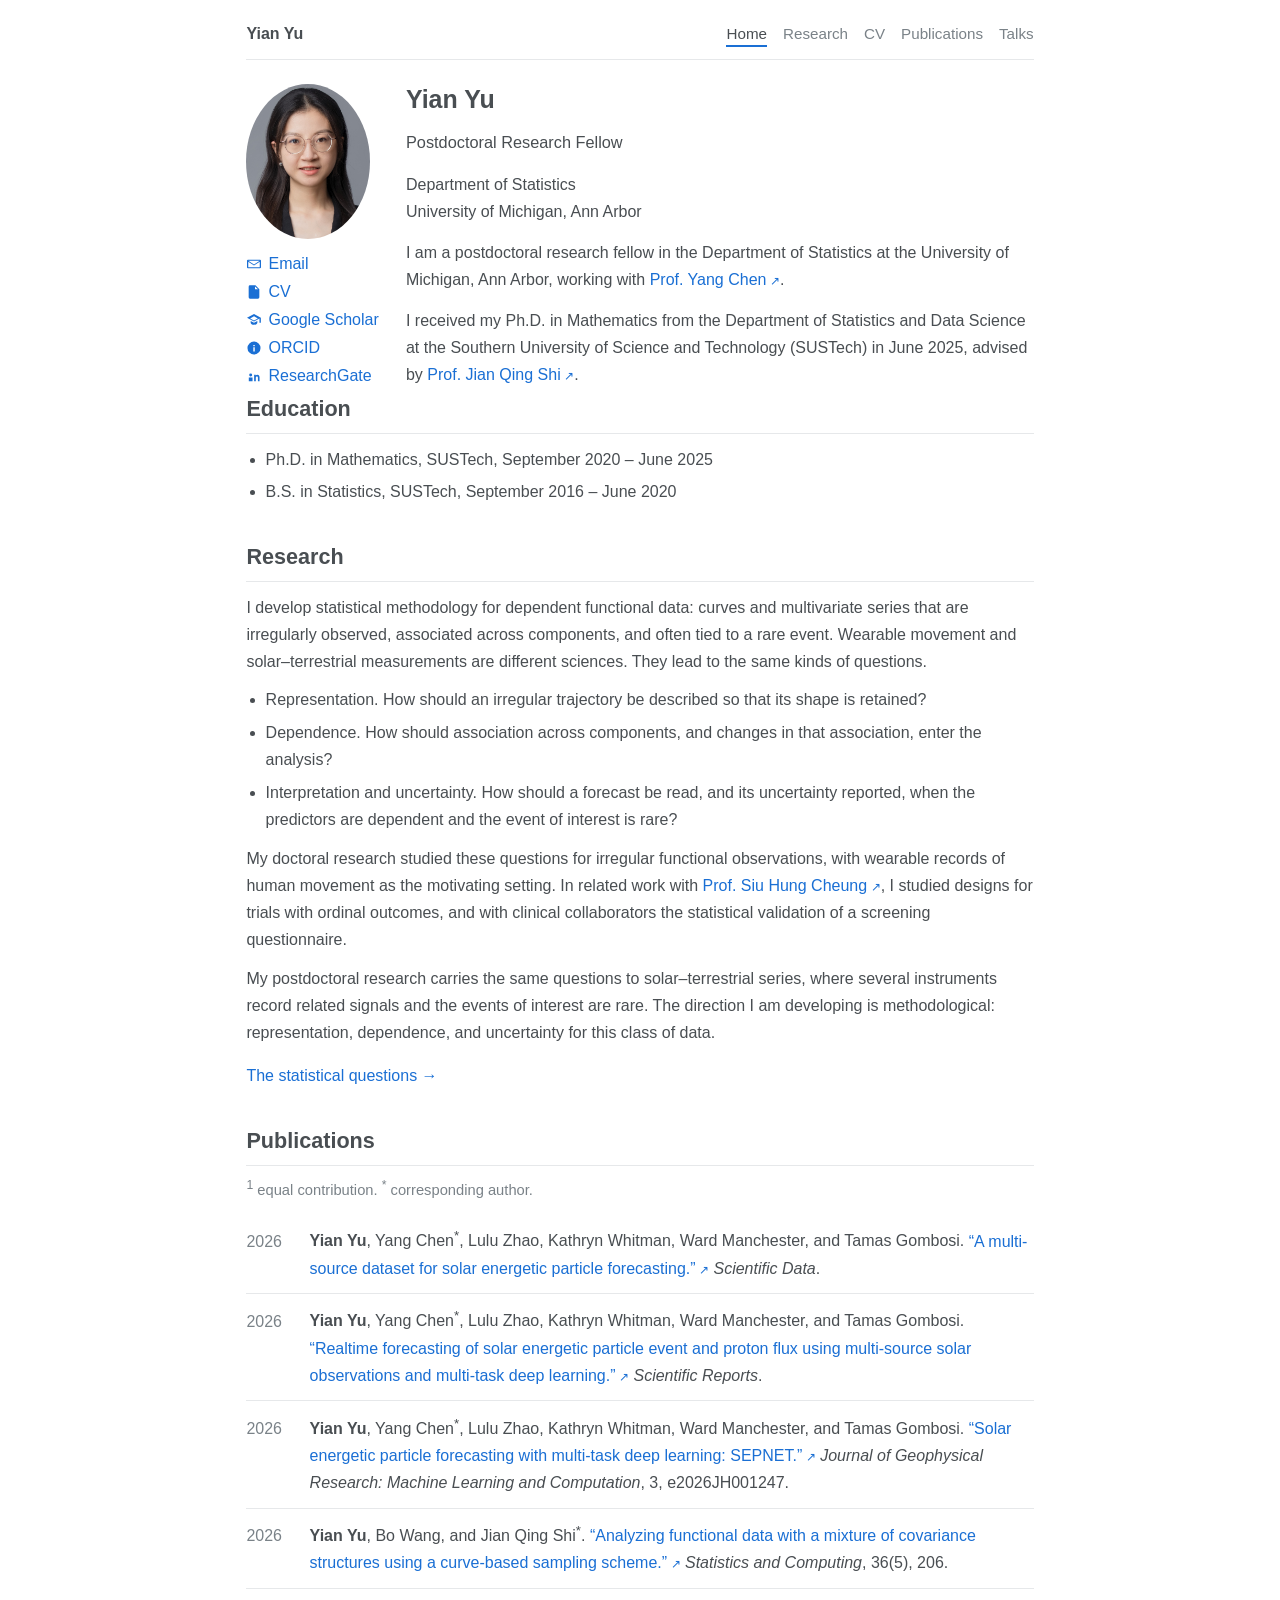
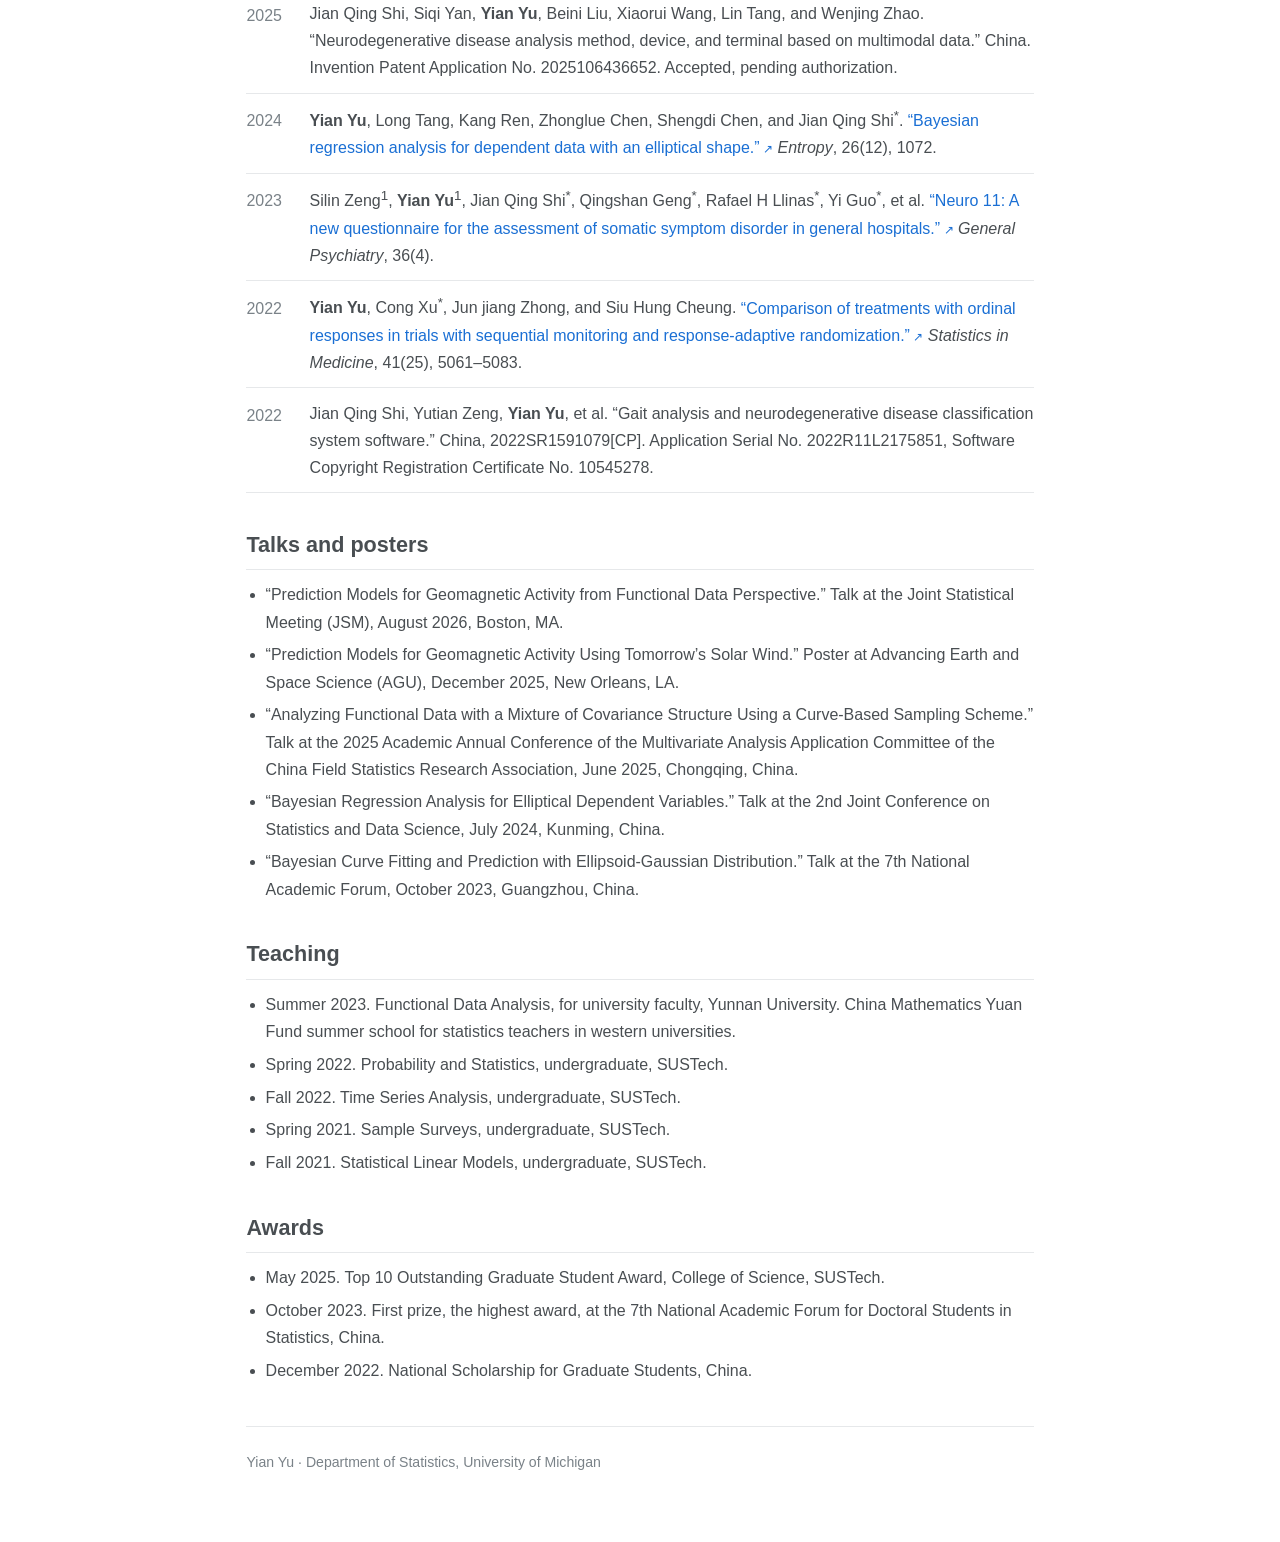
<file: index.html>
<!DOCTYPE html>
<html lang="en">
<head>
  <meta charset="UTF-8">
  <meta name="viewport" content="width=device-width, initial-scale=1.0">
  <title>Yian Yu</title>
  <meta name="description" content="Yian Yu, postdoctoral research fellow in Statistics at the University of Michigan. Statistical methods for multimodal functional and spatio-temporal data.">
  <link rel="stylesheet" href="style.css">
</head>
<body>
<div class="wrap single">

<header class="site-header">
  <a class="site-name" href="index.html">Yian Yu</a>
  <nav>
    <a href="index.html" aria-current="page">Home</a>
    <a href="research.html">Research</a>
    <a href="main-newly-updated.pdf">CV</a>
    <a href="#publications">Publications</a>
    <a href="#talks">Talks</a>
  </nav>
</header>

<section class="intro">
  <div class="intro-side">
  <img class="portrait" src="yian.jpg" alt="Portrait of Yian Yu">
  <p class="links">
    <a class="mark" href="mailto:yianyu@umich.edu"><svg class="icon" viewBox="0 0 24 24" aria-hidden="true"><path d="M3 5.5h18A1.5 1.5 0 0 1 22.5 7v10a1.5 1.5 0 0 1-1.5 1.5H3A1.5 1.5 0 0 1 1.5 17V7A1.5 1.5 0 0 1 3 5.5zm.4 1.6v.2l8.6 5.4 8.6-5.4v-.2H3.4zm17.2 1.7-8.1 5.1a.9.9 0 0 1-1 0L3.4 8.8V17h17.2V8.8z"/></svg>Email</a>
    <a class="mark" href="main-newly-updated.pdf"><svg class="icon" viewBox="0 0 24 24" aria-hidden="true"><path d="M6 2h8.2L20 7.8V20a2 2 0 0 1-2 2H6a2 2 0 0 1-2-2V4a2 2 0 0 1 2-2zm7.5 1.8V8H18l-4.5-4.2zM8 12h8v1.5H8V12zm0 3.2h8V16.7H8v-1.5z"/></svg>CV</a>
    <a class="mark" href="https://scholar.google.com/citations?user=F8zLMmcAAAAJ&amp;hl=en"><svg class="icon" viewBox="0 0 24 24" aria-hidden="true"><path d="M12 3 1.5 8.7 12 14.4l8.2-4.5V16h2.1V8.7L12 3zm0 9.6L6.2 9.6 12 6.4l5.8 3.2-5.8 3zM7 13.4V16c0 1.7 2.2 3.2 5 3.2s5-1.5 5-3.2v-2.6l-5 2.7-5-2.7z"/></svg>Google Scholar</a>
    <a class="mark" href="https://orcid.org/0000-0001-9414-9890"><svg class="icon" viewBox="0 0 24 24" aria-hidden="true"><path d="M12 2.2a9.8 9.8 0 1 0 0 19.6 9.8 9.8 0 0 0 0-19.6zM11 7.4h2.1v2.1H11V7.4zm0 3.6h2.1v6.3H11v-6.3z"/></svg>ORCID</a>
    <a class="mark" href="https://www.researchgate.net/profile/Yian-Yu?ev=hdr_xprf"><svg class="icon" viewBox="0 0 24 24" aria-hidden="true"><path d="M7 8.2a2.2 2.2 0 1 0 0 4.4 2.2 2.2 0 0 0 0-4.4zM4.2 14.2h5.6V20H4.2v-5.8zM12.2 10.2h2.3v1.1a3.4 3.4 0 0 1 2.6-1.2c2.2 0 3.2 1.5 3.2 3.8V20h-2.4v-5.4c0-1.3-.5-2-1.5-2s-1.7.8-1.7 2.1V20h-2.5v-9.8z"/></svg>ResearchGate</a>
  </p>
  </div>
  <div class="intro-copy">
    <h1>Yian Yu</h1>
    <p class="role">Postdoctoral Research Fellow</p>
    <p class="meta">Department of Statistics<br>University of Michigan, Ann Arbor</p>
    <p>
    I am a postdoctoral research fellow in the Department of Statistics at the University of Michigan, Ann Arbor, working with
    <a href="https://yangchenfunstatistics.github.io/yangchen.github.io/">Prof. Yang Chen</a>.
    </p>
    <p>
    I received my Ph.D. in Mathematics from the Department of Statistics and Data Science at the Southern University of Science and Technology (SUSTech) in June 2025, advised by
    <a href="https://faculty.sustech.edu.cn/">Prof. Jian Qing Shi</a>.
    </p>
  </div>
</section>

<main>

<h2>Education</h2>
<ul>
  <li>Ph.D. in Mathematics, SUSTech, September 2020 – June 2025</li>
  <li>B.S. in Statistics, SUSTech, September 2016 – June 2020</li>
</ul>

<h2>Research</h2>
<p>
I develop statistical methodology for dependent functional data: curves and multivariate series that are irregularly observed, associated across components, and often tied to a rare event.
Wearable movement and solar–terrestrial measurements are different sciences. They lead to the same kinds of questions.
</p>
<ul>
  <li>Representation. How should an irregular trajectory be described so that its shape is retained?</li>
  <li>Dependence. How should association across components, and changes in that association, enter the analysis?</li>
  <li>Interpretation and uncertainty. How should a forecast be read, and its uncertainty reported, when the predictors are dependent and the event of interest is rare?</li>
</ul>
<p>
My doctoral research studied these questions for irregular functional observations, with wearable records of human movement as the motivating setting.
In related work with <a href="https://www.sta.cuhk.edu.hk/shcheung/">Prof. Siu Hung Cheung</a>, I studied designs for trials with ordinal outcomes, and with clinical collaborators the statistical validation of a screening questionnaire.
</p>
<p>
My postdoctoral research carries the same questions to solar–terrestrial series, where several instruments record related signals and the events of interest are rare.
The direction I am developing is methodological: representation, dependence, and uncertainty for this class of data.
</p>
<p class="more"><a href="research.html">The statistical questions →</a></p>

<h2 id="publications">Publications</h2>
<p class="note"><sup>1</sup> equal contribution. <sup>*</sup> corresponding author.</p>
<ul class="pubs">
  <li>
    <div class="pub">
      <span class="pub-year">2026</span>
      <p><b>Yian Yu</b>, Yang Chen<sup>*</sup>, Lulu Zhao, Kathryn Whitman, Ward Manchester, and Tamas Gombosi.
      <a href="https://www.nature.com/articles/s41597-026-08552-x">“A multi-source dataset for solar energetic particle forecasting.”</a>
      <i>Scientific Data</i>.</p>
    </div>
  </li>
  <li>
    <div class="pub">
      <span class="pub-year">2026</span>
      <p><b>Yian Yu</b>, Yang Chen<sup>*</sup>, Lulu Zhao, Kathryn Whitman, Ward Manchester, and Tamas Gombosi.
      <a href="https://doi.org/10.1038/s41598-026-66110-2">“Realtime forecasting of solar energetic particle event and proton flux using multi-source solar observations and multi-task deep learning.”</a>
      <i>Scientific Reports</i>.</p>
    </div>
  </li>
  <li>
    <div class="pub">
      <span class="pub-year">2026</span>
      <p><b>Yian Yu</b>, Yang Chen<sup>*</sup>, Lulu Zhao, Kathryn Whitman, Ward Manchester, and Tamas Gombosi.
      <a href="https://doi.org/10.1029/2026JH001247">“Solar energetic particle forecasting with multi-task deep learning: SEPNET.”</a>
      <i>Journal of Geophysical Research: Machine Learning and Computation</i>, 3, e2026JH001247.</p>
    </div>
  </li>
  <li>
    <div class="pub">
      <span class="pub-year">2026</span>
      <p><b>Yian Yu</b>, Bo Wang, and Jian Qing Shi<sup>*</sup>.
      <a href="https://doi.org/10.1007/s11222-026-10954-1">“Analyzing functional data with a mixture of covariance structures using a curve-based sampling scheme.”</a>
      <i>Statistics and Computing</i>, 36(5), 206.</p>
    </div>
  </li>
  <li>
    <div class="pub">
      <span class="pub-year">2025</span>
      <p>Jian Qing Shi, Siqi Yan, <b>Yian Yu</b>, Beini Liu, Xiaorui Wang, Lin Tang, and Wenjing Zhao.
      “Neurodegenerative disease analysis method, device, and terminal based on multimodal data.” China.
      Invention Patent Application No. 2025106436652. Accepted, pending authorization.</p>
    </div>
  </li>
  <li>
    <div class="pub">
      <span class="pub-year">2024</span>
      <p><b>Yian Yu</b>, Long Tang, Kang Ren, Zhonglue Chen, Shengdi Chen, and Jian Qing Shi<sup>*</sup>.
      <a href="https://www.mdpi.com/1099-4300/26/12/1072">“Bayesian regression analysis for dependent data with an elliptical shape.”</a>
      <i>Entropy</i>, 26(12), 1072.</p>
    </div>
  </li>
  <li>
    <div class="pub">
      <span class="pub-year">2023</span>
      <p>Silin Zeng<sup>1</sup>, <b>Yian Yu</b><sup>1</sup>, Jian Qing Shi<sup>*</sup>, Qingshan Geng<sup>*</sup>, Rafael H Llinas<sup>*</sup>, Yi Guo<sup>*</sup>, et al.
      <a href="https://doi.org/10.1136/gpsych-2023-101082">“Neuro 11: A new questionnaire for the assessment of somatic symptom disorder in general hospitals.”</a>
      <i>General Psychiatry</i>, 36(4).</p>
    </div>
  </li>
  <li>
    <div class="pub">
      <span class="pub-year">2022</span>
      <p><b>Yian Yu</b>, Cong Xu<sup>*</sup>, Jun jiang Zhong, and Siu Hung Cheung.
      <a href="https://doi.org/10.1002/sim.9554">“Comparison of treatments with ordinal responses in trials with sequential monitoring and response-adaptive randomization.”</a>
      <i>Statistics in Medicine</i>, 41(25), 5061–5083.</p>
    </div>
  </li>
  <li>
    <div class="pub">
      <span class="pub-year">2022</span>
      <p>Jian Qing Shi, Yutian Zeng, <b>Yian Yu</b>, et al.
      “Gait analysis and neurodegenerative disease classification system software.” China, 2022SR1591079[CP].
      Application Serial No. 2022R11L2175851, Software Copyright Registration Certificate No. 10545278.</p>
    </div>
  </li>
</ul>

<h2 id="talks">Talks and posters</h2>
<ul>
  <li>“Prediction Models for Geomagnetic Activity from Functional Data Perspective.” Talk at the Joint Statistical Meeting (JSM), August 2026, Boston, MA.</li>
  <li>“Prediction Models for Geomagnetic Activity Using Tomorrow’s Solar Wind.” Poster at Advancing Earth and Space Science (AGU), December 2025, New Orleans, LA.</li>
  <li>“Analyzing Functional Data with a Mixture of Covariance Structure Using a Curve-Based Sampling Scheme.” Talk at the 2025 Academic Annual Conference of the Multivariate Analysis Application Committee of the China Field Statistics Research Association, June 2025, Chongqing, China.</li>
  <li>“Bayesian Regression Analysis for Elliptical Dependent Variables.” Talk at the 2nd Joint Conference on Statistics and Data Science, July 2024, Kunming, China.</li>
  <li>“Bayesian Curve Fitting and Prediction with Ellipsoid-Gaussian Distribution.” Talk at the 7th National Academic Forum, October 2023, Guangzhou, China.</li>
</ul>

<h2 id="teaching">Teaching</h2>
<ul>
  <li>Summer 2023. Functional Data Analysis, for university faculty, Yunnan University. China Mathematics Yuan Fund summer school for statistics teachers in western universities.</li>
  <li>Spring 2022. Probability and Statistics, undergraduate, SUSTech.</li>
  <li>Fall 2022. Time Series Analysis, undergraduate, SUSTech.</li>
  <li>Spring 2021. Sample Surveys, undergraduate, SUSTech.</li>
  <li>Fall 2021. Statistical Linear Models, undergraduate, SUSTech.</li>
</ul>

<h2>Awards</h2>
<ul>
  <li>May 2025. Top 10 Outstanding Graduate Student Award, College of Science, SUSTech.</li>
  <li>October 2023. First prize, the highest award, at the 7th National Academic Forum for Doctoral Students in Statistics, China.</li>
  <li>December 2022. National Scholarship for Graduate Students, China.</li>
</ul>
</main>

<footer class="site-footer">
  <p>Yian Yu · Department of Statistics, University of Michigan</p>
</footer>

</div>
</body>
</html>
</file>
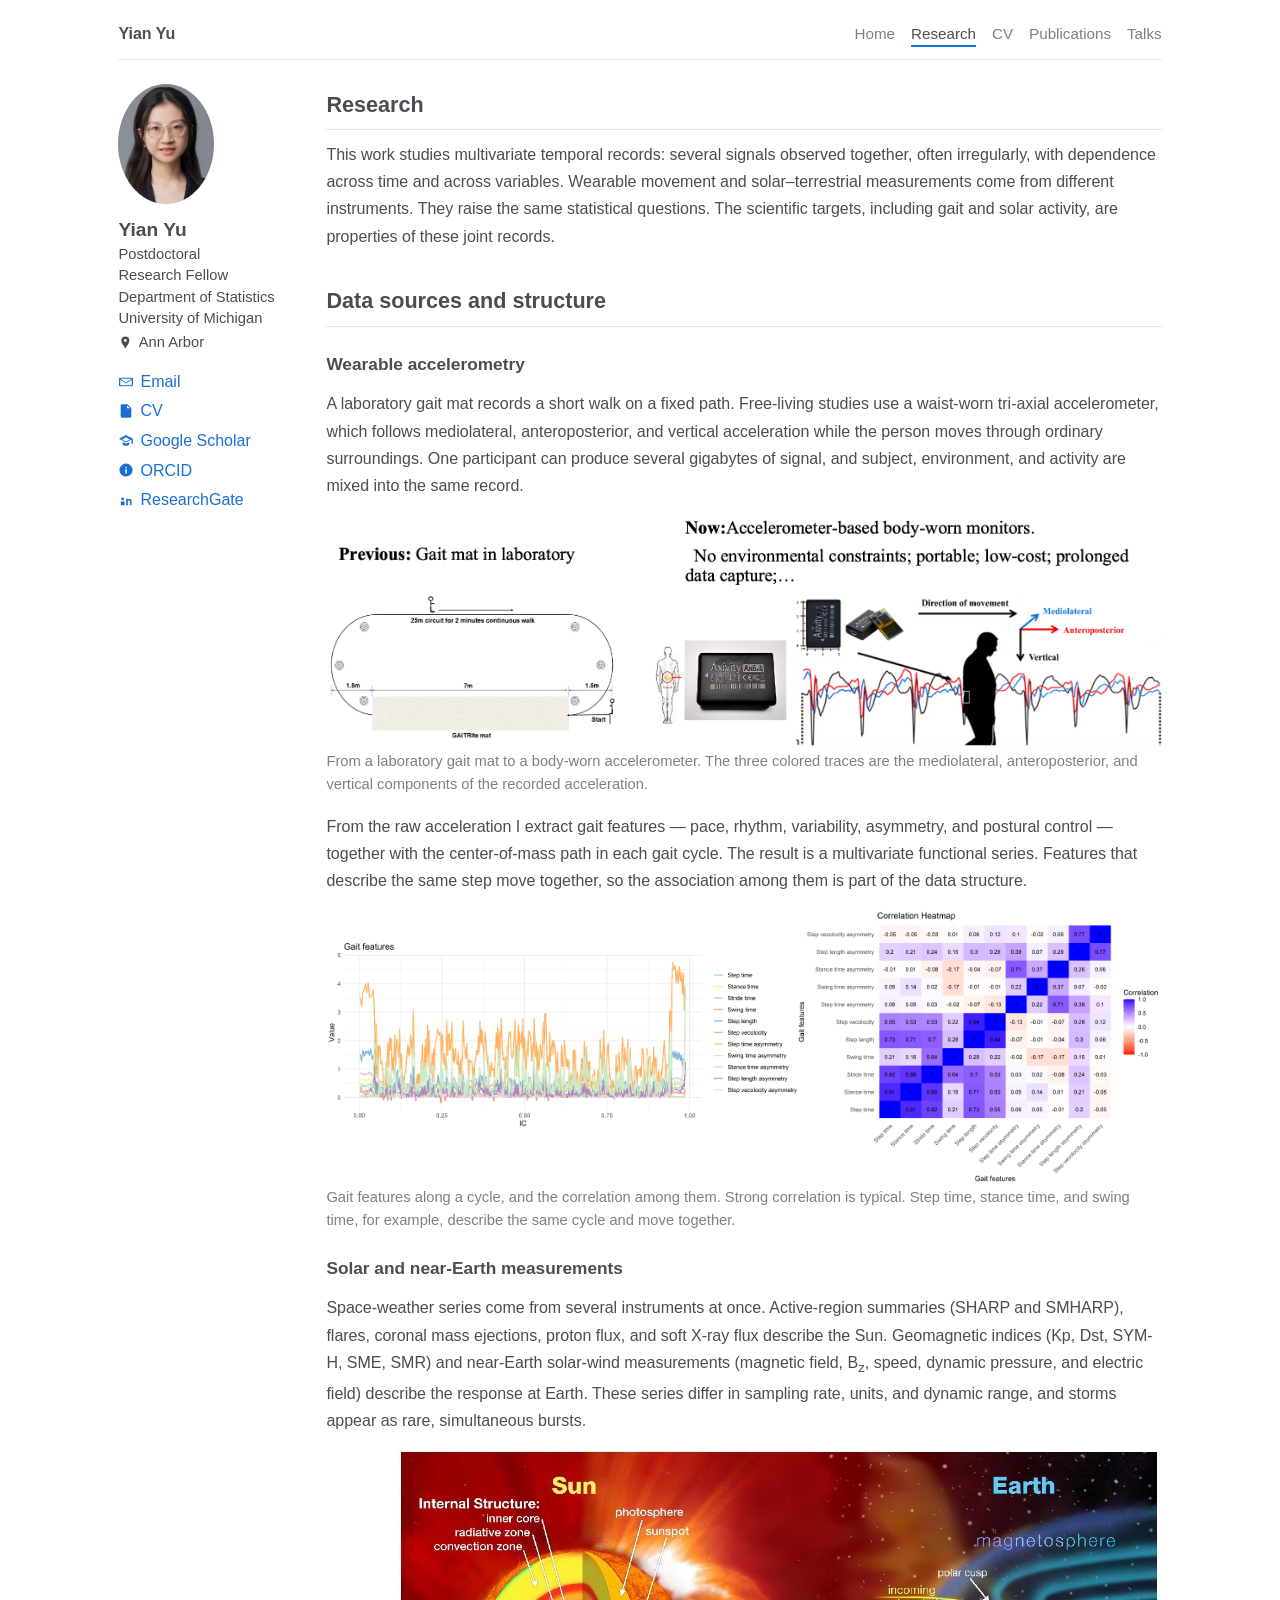
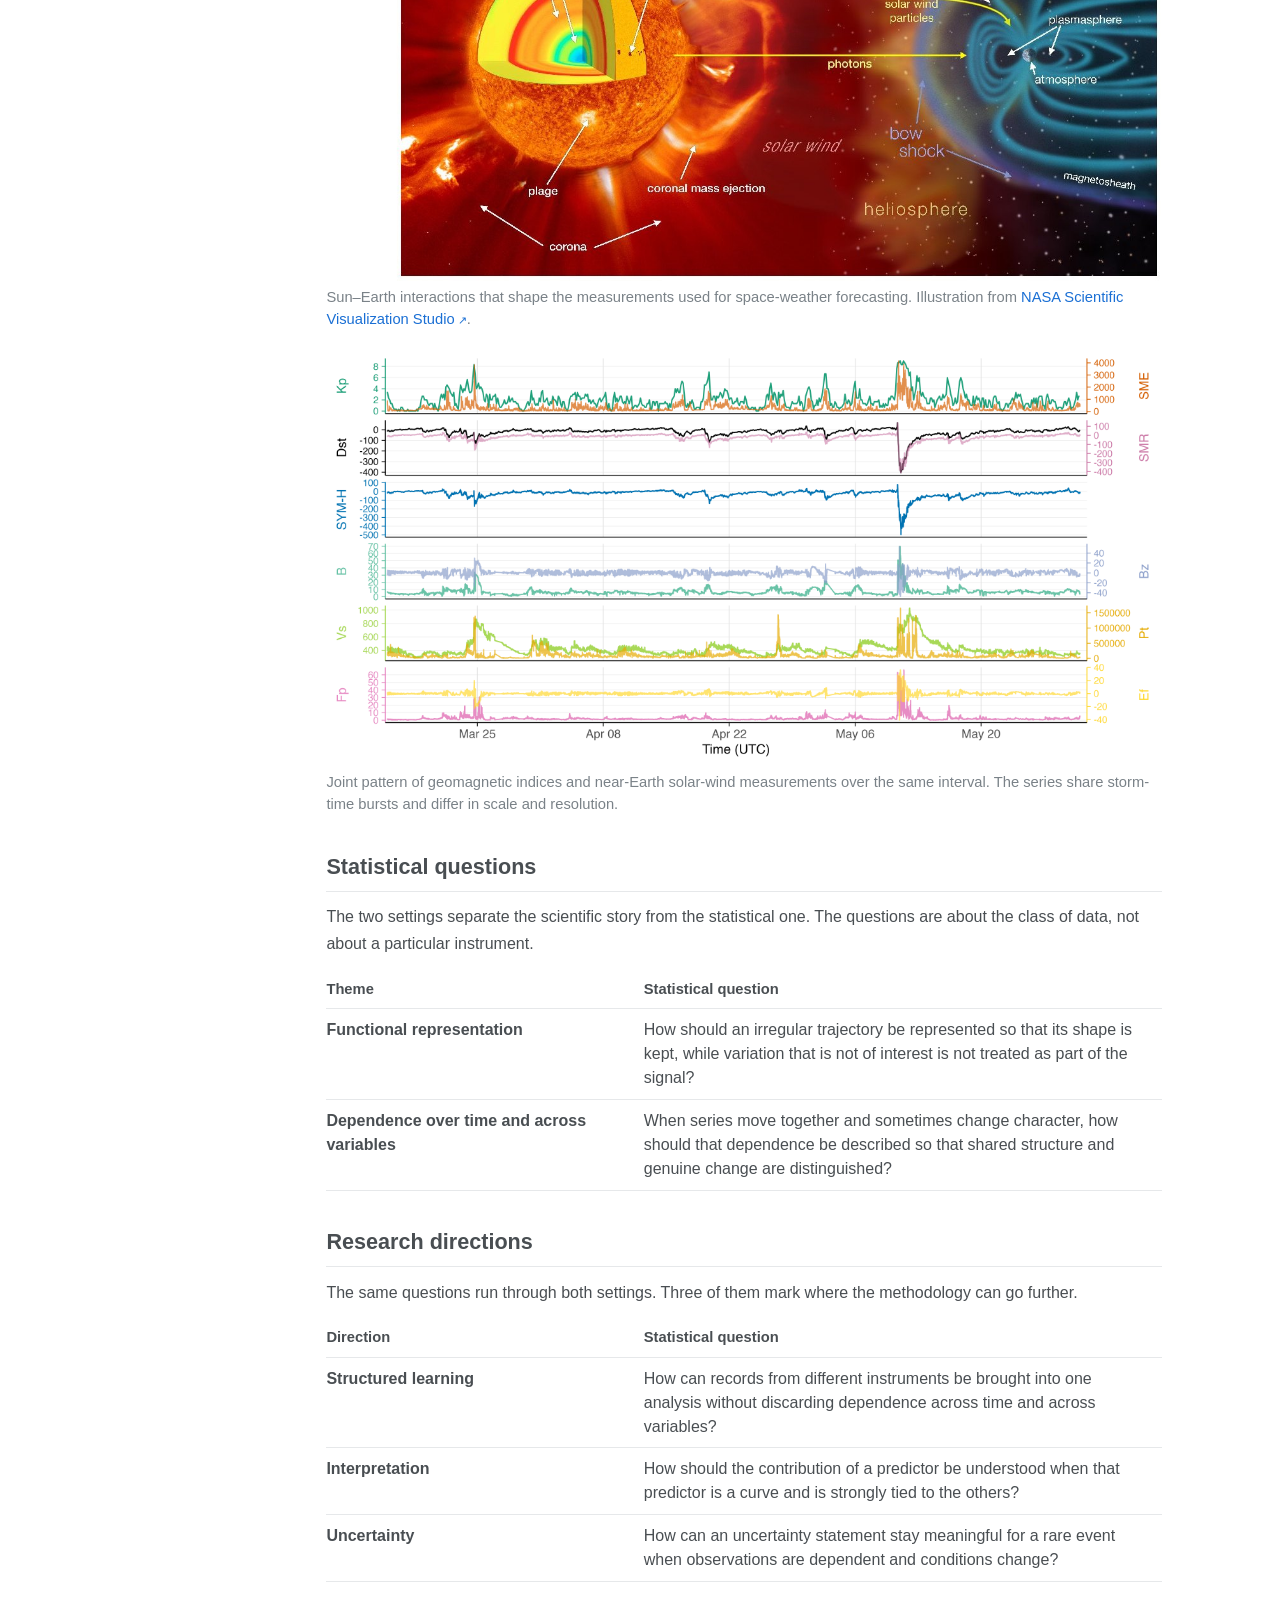
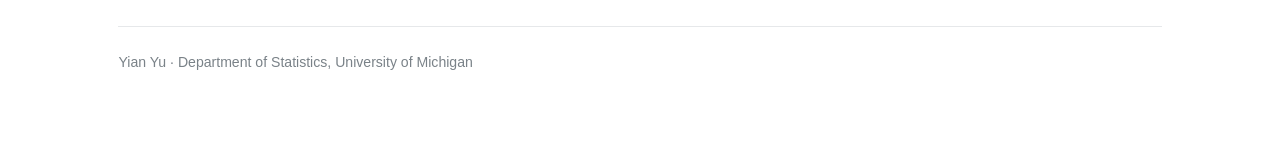
<file: research.html>
<!DOCTYPE html>
<html lang="en">
<head>
  <meta charset="UTF-8">
  <meta name="viewport" content="width=device-width, initial-scale=1.0">
  <title>Research · Yian Yu</title>
  <meta name="description" content="Research of Yian Yu on multimodal temporal data from solar observations and wearable accelerometry.">
  <link rel="stylesheet" href="style.css">
</head>
<body>
<div class="wrap">

<header class="site-header">
  <a class="site-name" href="index.html">Yian Yu</a>
  <nav>
    <a href="index.html">Home</a>
    <a href="research.html" aria-current="page">Research</a>
    <a href="main-newly-updated.pdf">CV</a>
    <a href="index.html#publications">Publications</a>
    <a href="index.html#talks">Talks</a>
  </nav>
</header>

<div class="layout">
<aside class="sidebar">
  <img class="portrait" src="yian.jpg" alt="Portrait of Yian Yu">
  <h1>Yian Yu</h1>
  <p class="role">Postdoctoral<br>Research Fellow<br>Department of Statistics<br>University of Michigan</p>
  <p class="place"><svg class="icon" viewBox="0 0 24 24" aria-hidden="true"><path d="M12 2.5a6.5 6.5 0 0 0-6.5 6.5c0 4.8 6.5 12.5 6.5 12.5s6.5-7.7 6.5-12.5A6.5 6.5 0 0 0 12 2.5zm0 8.8a2.3 2.3 0 1 1 0-4.6 2.3 2.3 0 0 1 0 4.6z"/></svg>Ann Arbor</p>
  <p class="links">
    <a class="mark" href="mailto:yianyu@umich.edu"><svg class="icon" viewBox="0 0 24 24" aria-hidden="true"><path d="M3 5.5h18A1.5 1.5 0 0 1 22.5 7v10a1.5 1.5 0 0 1-1.5 1.5H3A1.5 1.5 0 0 1 1.5 17V7A1.5 1.5 0 0 1 3 5.5zm.4 1.6v.2l8.6 5.4 8.6-5.4v-.2H3.4zm17.2 1.7-8.1 5.1a.9.9 0 0 1-1 0L3.4 8.8V17h17.2V8.8z"/></svg>Email</a>
    <a class="mark" href="main-newly-updated.pdf"><svg class="icon" viewBox="0 0 24 24" aria-hidden="true"><path d="M6 2h8.2L20 7.8V20a2 2 0 0 1-2 2H6a2 2 0 0 1-2-2V4a2 2 0 0 1 2-2zm7.5 1.8V8H18l-4.5-4.2zM8 12h8v1.5H8V12zm0 3.2h8V16.7H8v-1.5z"/></svg>CV</a>
    <a class="mark" href="https://scholar.google.com/citations?user=F8zLMmcAAAAJ&amp;hl=en"><svg class="icon" viewBox="0 0 24 24" aria-hidden="true"><path d="M12 3 1.5 8.7 12 14.4l8.2-4.5V16h2.1V8.7L12 3zm0 9.6L6.2 9.6 12 6.4l5.8 3.2-5.8 3zM7 13.4V16c0 1.7 2.2 3.2 5 3.2s5-1.5 5-3.2v-2.6l-5 2.7-5-2.7z"/></svg>Google Scholar</a>
    <a class="mark" href="https://orcid.org/0000-0001-9414-9890"><svg class="icon" viewBox="0 0 24 24" aria-hidden="true"><path d="M12 2.2a9.8 9.8 0 1 0 0 19.6 9.8 9.8 0 0 0 0-19.6zM11 7.4h2.1v2.1H11V7.4zm0 3.6h2.1v6.3H11v-6.3z"/></svg>ORCID</a>
    <a class="mark" href="https://www.researchgate.net/profile/Yian-Yu?ev=hdr_xprf"><svg class="icon" viewBox="0 0 24 24" aria-hidden="true"><path d="M7 8.2a2.2 2.2 0 1 0 0 4.4 2.2 2.2 0 0 0 0-4.4zM4.2 14.2h5.6V20H4.2v-5.8zM12.2 10.2h2.3v1.1a3.4 3.4 0 0 1 2.6-1.2c2.2 0 3.2 1.5 3.2 3.8V20h-2.4v-5.4c0-1.3-.5-2-1.5-2s-1.7.8-1.7 2.1V20h-2.5v-9.8z"/></svg>ResearchGate</a>
  </p>
</aside>

<main>
<h2>Research</h2>
<p>
This work studies multivariate temporal records: several signals observed together, often irregularly, with dependence across time and across variables.
Wearable movement and solar–terrestrial measurements come from different instruments. They raise the same statistical questions.
The scientific targets, including gait and solar activity, are properties of these joint records.
</p>

<h2>Data sources and structure</h2>

<h3>Wearable accelerometry</h3>
<p>
A laboratory gait mat records a short walk on a fixed path.
Free-living studies use a waist-worn tri-axial accelerometer, which follows
mediolateral, anteroposterior, and vertical acceleration while the person moves
through ordinary surroundings. One participant can produce several gigabytes of signal,
and subject, environment, and activity are mixed into the same record.
</p>
<img class="research-fig" src="figures/wearable-source.png" alt="Laboratory gait mat compared with a waist-worn tri-axial accelerometer and its mediolateral, anteroposterior, and vertical signals.">
<p class="caption">
From a laboratory gait mat to a body-worn accelerometer.
The three colored traces are the mediolateral, anteroposterior, and vertical components of the recorded acceleration.
</p>
<p>
From the raw acceleration I extract gait features — pace, rhythm, variability, asymmetry,
and postural control — together with the center-of-mass path in each gait cycle.
The result is a multivariate functional series.
Features that describe the same step move together, so the association among them is part of the data structure.
</p>
<img class="research-fig" src="figures/gait-features.png" alt="Multivariate gait-feature curves over a gait cycle and the correlation heatmap among those features.">
<p class="caption">
Gait features along a cycle, and the correlation among them.
Strong correlation is typical. Step time, stance time, and swing time, for example, describe the same cycle and move together.
</p>

<h3>Solar and near-Earth measurements</h3>
<p>
Space-weather series come from several instruments at once.
Active-region summaries (SHARP and SMHARP), flares, coronal mass ejections, proton flux,
and soft X-ray flux describe the Sun.
Geomagnetic indices (Kp, Dst, SYM-H, SME, SMR) and near-Earth solar-wind measurements
(magnetic field, B<sub>z</sub>, speed, dynamic pressure, and electric field) describe the response at Earth.
These series differ in sampling rate, units, and dynamic range, and storms appear as rare, simultaneous bursts.
</p>
<img class="research-fig" src="figures/sun-earth.jpg" alt="Illustration of the Sun, solar wind, coronal mass ejections, and Earth's magnetosphere.">
<p class="caption">
Sun–Earth interactions that shape the measurements used for space-weather forecasting.
Illustration from <a href="https://svs.gsfc.nasa.gov/30481/">NASA Scientific Visualization Studio</a>.
</p>
<img class="research-fig" src="figures/geomagnetic-series.png" alt="Stacked time series of geomagnetic indices Kp, Dst, SYM-H, SME, and SMR with solar-wind variables B, Bz, speed, dynamic pressure, and electric field.">
<p class="caption">
Joint pattern of geomagnetic indices and near-Earth solar-wind measurements over the same interval.
The series share storm-time bursts and differ in scale and resolution.
</p>

<h2>Statistical questions</h2>
<p>
The two settings separate the scientific story from the statistical one. The questions are about the class of data, not about a particular instrument.
</p>
<table class="directions">
  <tr>
    <th>Theme</th>
    <th>Statistical question</th>
  </tr>
  <tr>
    <td class="dir">Functional representation</td>
    <td>How should an irregular trajectory be represented so that its shape is kept, while variation that is not of interest is not treated as part of the signal?</td>
  </tr>
  <tr>
    <td class="dir">Dependence over time and across variables</td>
    <td>When series move together and sometimes change character, how should that dependence be described so that shared structure and genuine change are distinguished?</td>
  </tr>
</table>

<h2>Research directions</h2>
<p>
The same questions run through both settings. Three of them mark where the methodology can go further.
</p>
<table class="directions">
  <tr>
    <th>Direction</th>
    <th>Statistical question</th>
  </tr>
  <tr>
    <td class="dir">Structured learning</td>
    <td>How can records from different instruments be brought into one analysis without discarding dependence across time and across variables?</td>
  </tr>
  <tr>
    <td class="dir">Interpretation</td>
    <td>How should the contribution of a predictor be understood when that predictor is a curve and is strongly tied to the others?</td>
  </tr>
  <tr>
    <td class="dir">Uncertainty</td>
    <td>How can an uncertainty statement stay meaningful for a rare event when observations are dependent and conditions change?</td>
  </tr>
</table>
</main>
</div>

<footer class="site-footer">
  <p>Yian Yu · Department of Statistics, University of Michigan</p>
</footer>

</div>
</body>
</html>
</file>
<file: style.css>
:root {
  --ink: #494e52;
  --faint: #7a8288;
  --line: #e6e8ea;
  --bg: #ffffff;
  --link: #1a6fd4;
  --measure: 68rem;
}

* { box-sizing: border-box; }

html { scroll-behavior: smooth; }

body {
  margin: 0;
  background: #ffffff;
  color: var(--ink);
  font-family: -apple-system, BlinkMacSystemFont, "Segoe UI", Roboto, "Helvetica Neue", Arial, sans-serif;
  font-size: 16px;
  line-height: 1.7;
}

a {
  color: var(--link);
  text-decoration: none;
}

a:hover { text-decoration: underline; }

.wrap {
  width: min(100%, var(--measure));
  margin: 0 auto;
  padding: 1.25rem 1.4rem 3.5rem;
}

.wrap.single { --measure: 52rem; }

.site-header {
  display: flex;
  justify-content: space-between;
  align-items: baseline;
  gap: 1.25rem;
  padding-bottom: 0.75rem;
  margin-bottom: 1.5rem;
  border-bottom: 1px solid var(--line);
}

.site-name {
  color: var(--ink);
  font-weight: 700;
  text-decoration: none;
}

.site-name:hover { color: var(--link); }

nav {
  display: flex;
  flex-wrap: wrap;
  gap: 0.15rem 1rem;
  font-size: 0.95rem;
}

nav a {
  color: var(--faint);
  text-decoration: none;
}

nav a:hover { color: var(--link); }

nav a[aria-current="page"] {
  color: var(--ink);
  box-shadow: inset 0 -2px 0 var(--link);
}

.layout {
  display: grid;
  grid-template-columns: 176px minmax(0, 1fr);
  gap: 2rem;
  align-items: start;
}

.sidebar {
  position: sticky;
  top: 1.2rem;
}

.intro {
  display: grid;
  grid-template-columns: max-content minmax(0, 1fr);
  column-gap: 1.7rem;
  align-items: stretch;
  margin-bottom: 0.15rem;
}

.intro-side {
  display: flex;
  flex-direction: column;
  align-items: flex-start;
}

.intro .portrait {
  width: 124px;
  height: auto;
  display: block;
  border-radius: 50%;
}

.intro .intro-copy {
  display: flex;
  flex-direction: column;
  justify-content: space-between;
  height: 100%;
}

.intro .intro-copy h1,
.intro .intro-copy p {
  margin: 0;
}

.intro h1 { margin-bottom: 0.3rem; }

.intro .role {
  margin: 0;
  font-size: 1.02rem;
}

.intro .meta {
  margin: 0;
}

.intro .links {
  display: flex;
  flex-direction: column;
  align-items: flex-start;
  gap: 0.2rem;
  margin: 0.8rem 0 0;
  line-height: 1.55;
}

.sidebar .portrait {
  width: 96px;
  height: auto;
  display: block;
  border-radius: 50%;
}

.sidebar h1 {
  font-size: 1.2rem;
  margin: 0.85rem 0 0.15rem;
}

.sidebar .role,
.sidebar .place {
  margin: 0.15rem 0;
  font-size: 0.92rem;
  line-height: 1.45;
}

.sidebar .place {
  display: flex;
  align-items: center;
  color: var(--ink);
}

.sidebar .links {
  margin: 0.85rem 0 0;
  line-height: 1.85;
}

.sidebar .links a.mark {
  display: flex;
  align-items: center;
}

h1 {
  font-size: 1.56rem;
  font-weight: 700;
  line-height: 1.25;
  margin: 0 0 0.7rem;
  color: var(--ink);
}

.meta {
  margin: 0 0 0.35rem;
}

.links {
  margin: 0.7rem 0 1rem;
  line-height: 1.9;
}

.links a.mark {
  display: inline-flex;
  align-items: center;
}

.icon {
  width: 1em;
  height: 1em;
  margin-right: 0.38em;
  flex: 0 0 auto;
  fill: currentColor;
}

main > h2:first-child { margin-top: 0.15rem; }

h2 {
  margin: 2.1rem 0 0.7rem;
  padding-bottom: 0.35rem;
  border-bottom: 1px solid var(--line);
  font-size: 1.35rem;
  font-weight: 700;
  letter-spacing: 0;
  text-transform: none;
  color: var(--ink);
}

h3 {
  margin: 1.45rem 0 0.3rem;
  font-size: 1.08rem;
  font-weight: 700;
}

p { margin: 0.7rem 0; overflow-wrap: break-word; }

a[href^="http"]:not(.mark)::after {
  content: "\00a0\2197";
  font-size: 0.78em;
  text-decoration: none;
}

.note {
  margin-top: -0.15rem;
  color: var(--faint);
  font-size: 0.92rem;
}

ul, ol { margin: 0.35rem 0 0; padding-left: 1.2rem; }
li { margin: 0.35rem 0; }

.pubs { list-style: none; padding: 0; }
.pubs li { margin: 0; }
.pub {
  display: grid;
  grid-template-columns: 3.1rem 1fr;
  gap: 0.3rem 0.85rem;
  padding: 0.7rem 0;
  border-bottom: 1px solid var(--line);
}
.pub-year {
  color: var(--faint);
  font-variant-numeric: tabular-nums;
  padding-top: 0.15rem;
}
.pub p { margin: 0; }
.pub i { font-style: italic; }

.more { margin-top: 1rem; }

.research-fig {
  display: block;
  margin: 1rem auto 0.3rem;
  max-width: 100%;
  height: auto;
}

.caption {
  margin: 0.15rem 0 1.15rem;
  color: var(--faint);
  font-size: 0.92rem;
  line-height: 1.5;
}

table.directions {
  width: 100%;
  border-collapse: collapse;
  margin: 0.4rem 0 0.2rem;
}

table.directions th,
table.directions td {
  text-align: left;
  vertical-align: top;
  padding: 0.55rem 0.9rem 0.55rem 0;
  border-bottom: 1px solid var(--line);
  line-height: 1.5;
}

table.directions th {
  font-size: 0.92rem;
  font-weight: 700;
  color: var(--ink);
}

table.directions td.dir {
  font-weight: 600;
  width: 38%;
  padding-right: 1.2rem;
}

.site-footer {
  clear: both;
  margin-top: 2.6rem;
  padding-top: 0.8rem;
  border-top: 1px solid var(--line);
  color: var(--faint);
  font-size: 0.88rem;
}

@media (max-width: 640px) {
  .site-header { flex-direction: column; align-items: flex-start; gap: 0.45rem; }
  .layout { grid-template-columns: 1fr; gap: 1.4rem; }
  .sidebar { position: static; }
  .intro { grid-template-columns: 1fr; }
  .intro .intro-copy { display: block; }
  .intro .portrait,
  .sidebar .portrait { width: 112px; }
  h1 { font-size: 1.4rem; }
  .pub { grid-template-columns: 2.6rem 1fr; }
  table.directions td.dir { width: auto; display: block; padding-bottom: 0.1rem; }
  table.directions td,
  table.directions th { display: block; }
  table.directions th:nth-child(2),
  table.directions td:nth-child(2) { padding-top: 0; }
}
</file>
